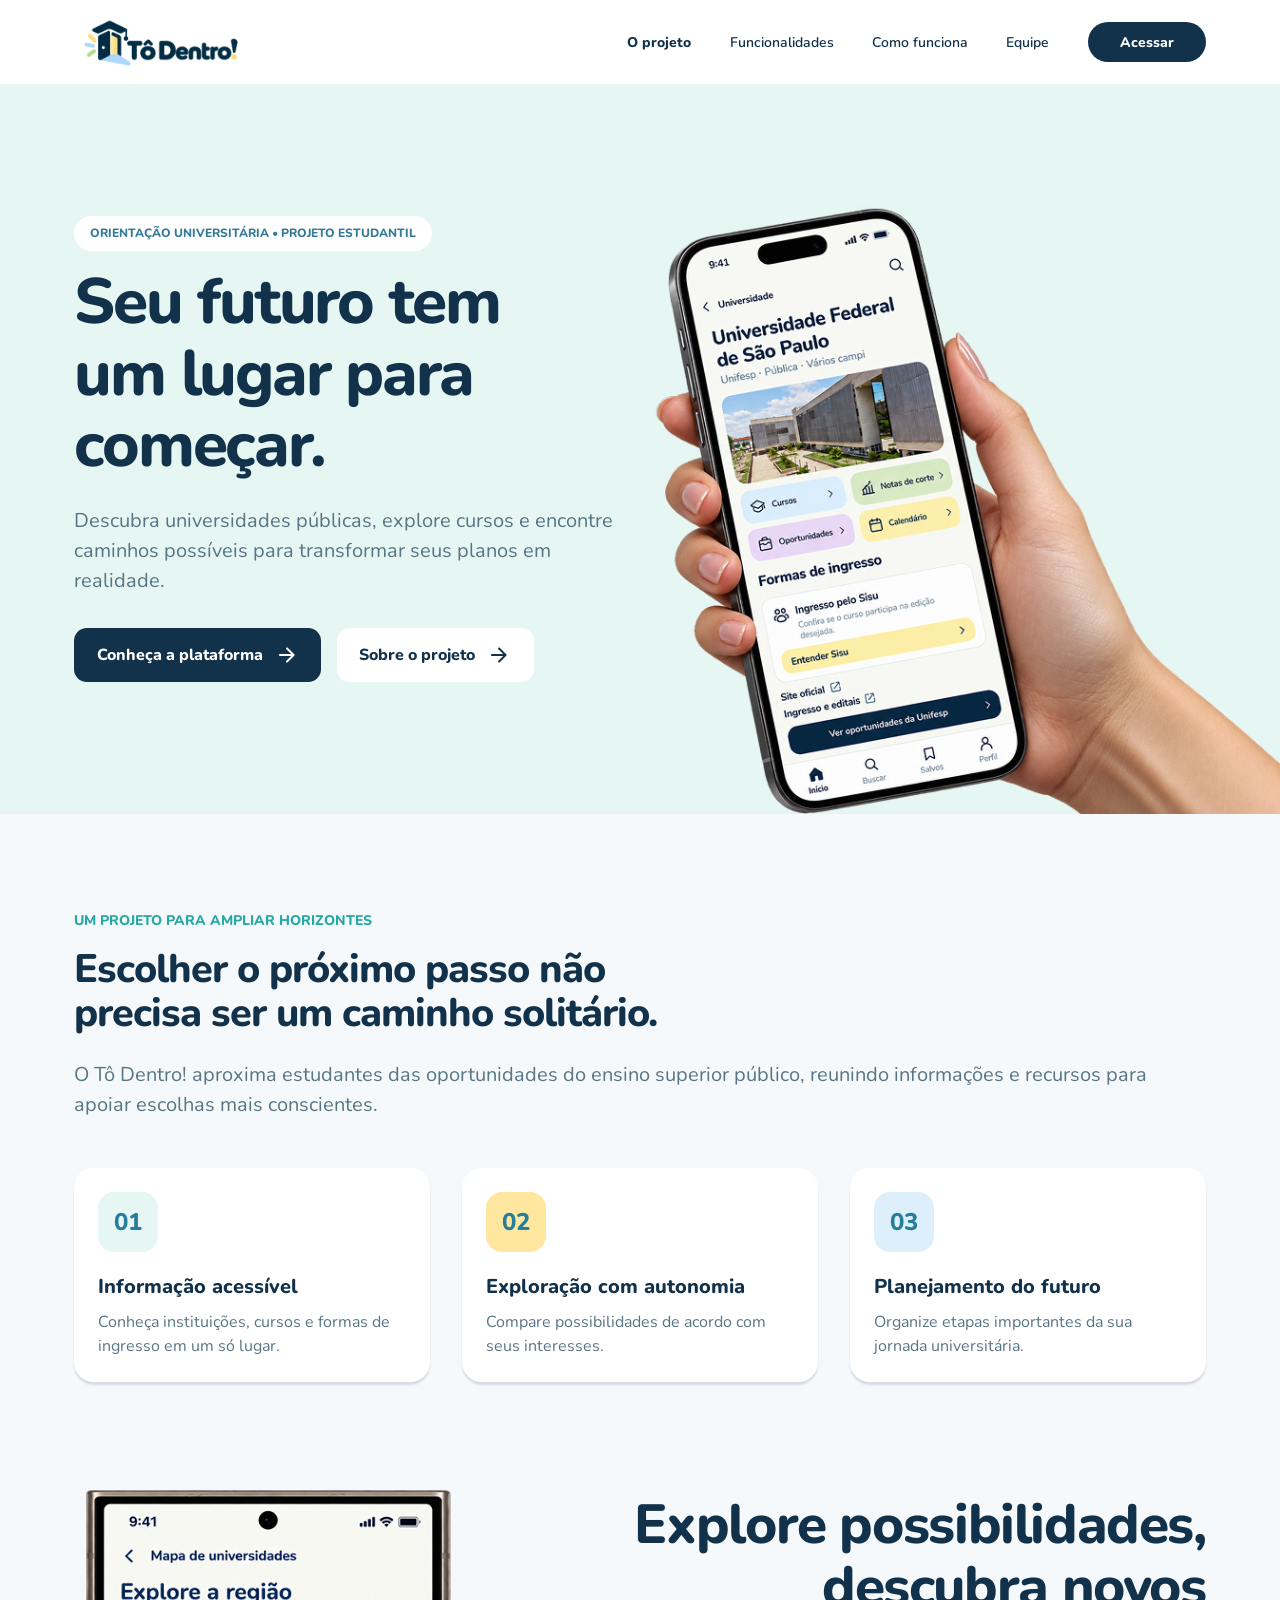
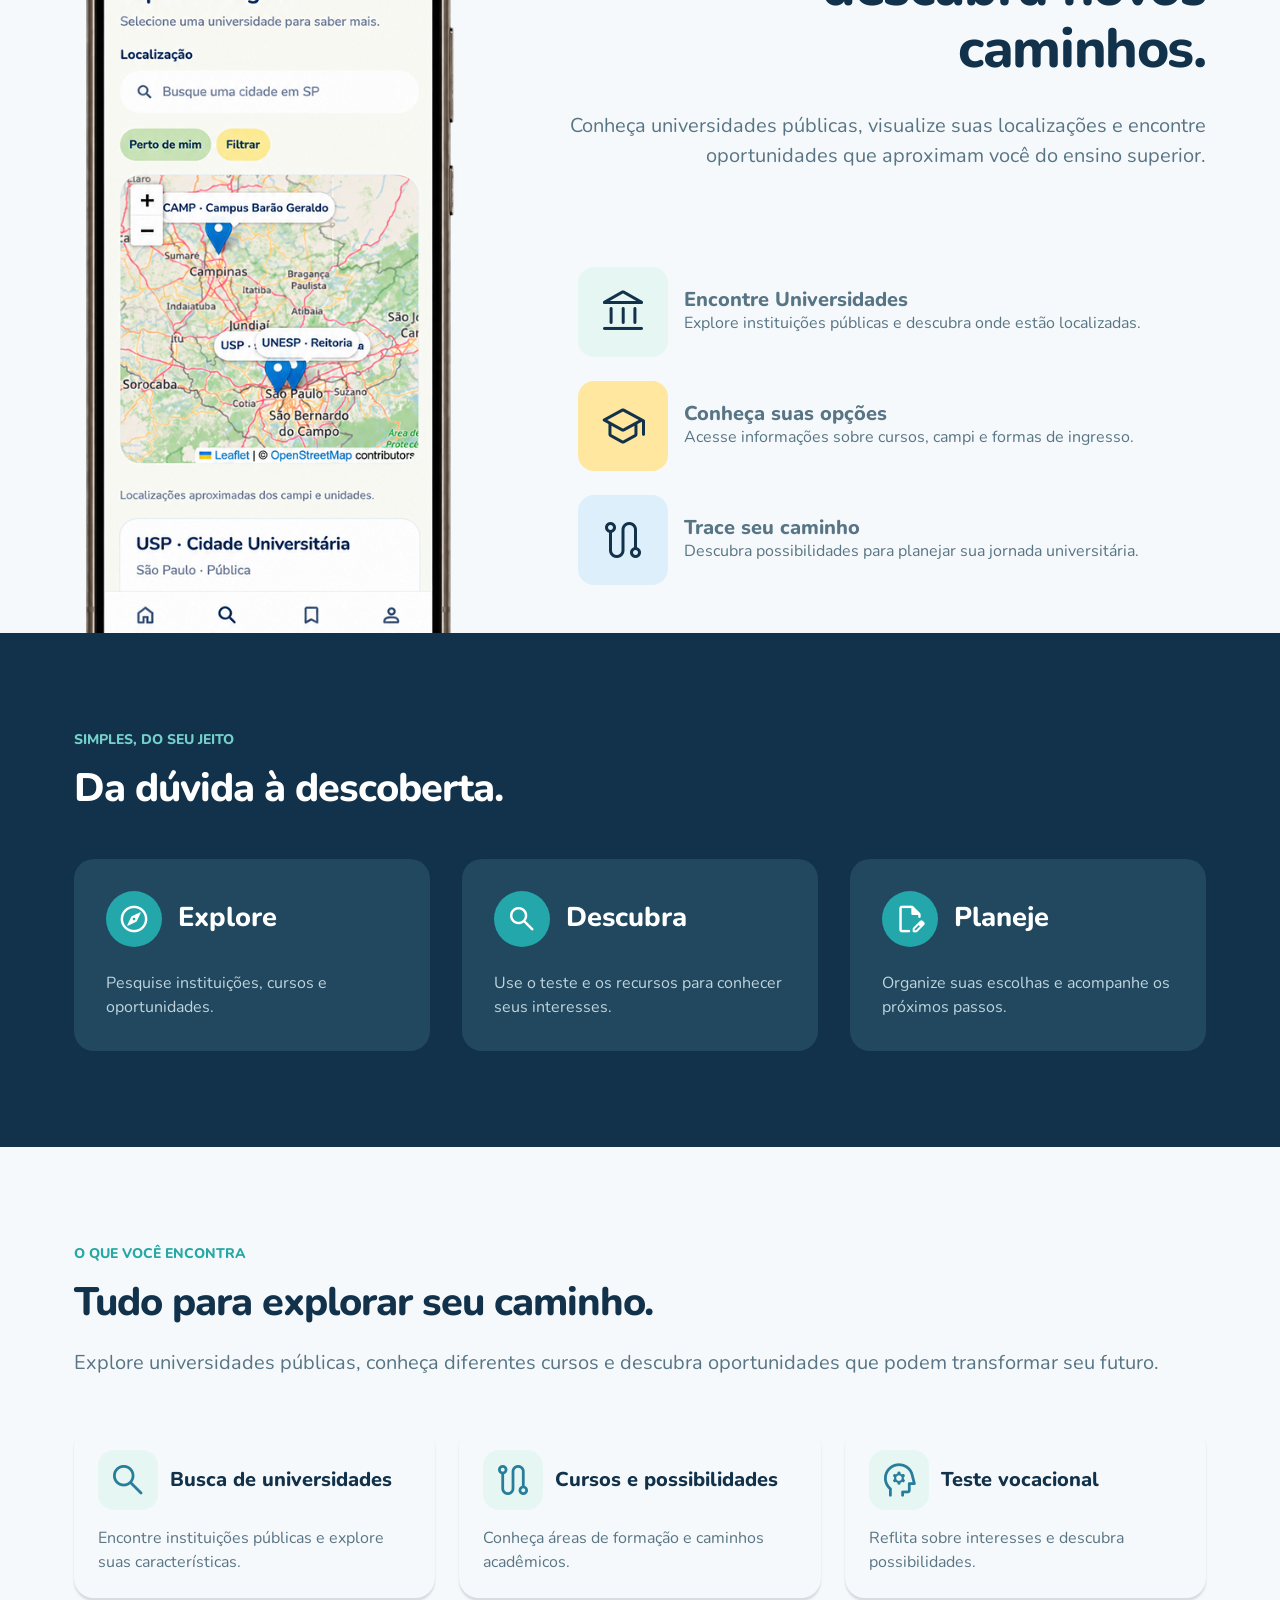
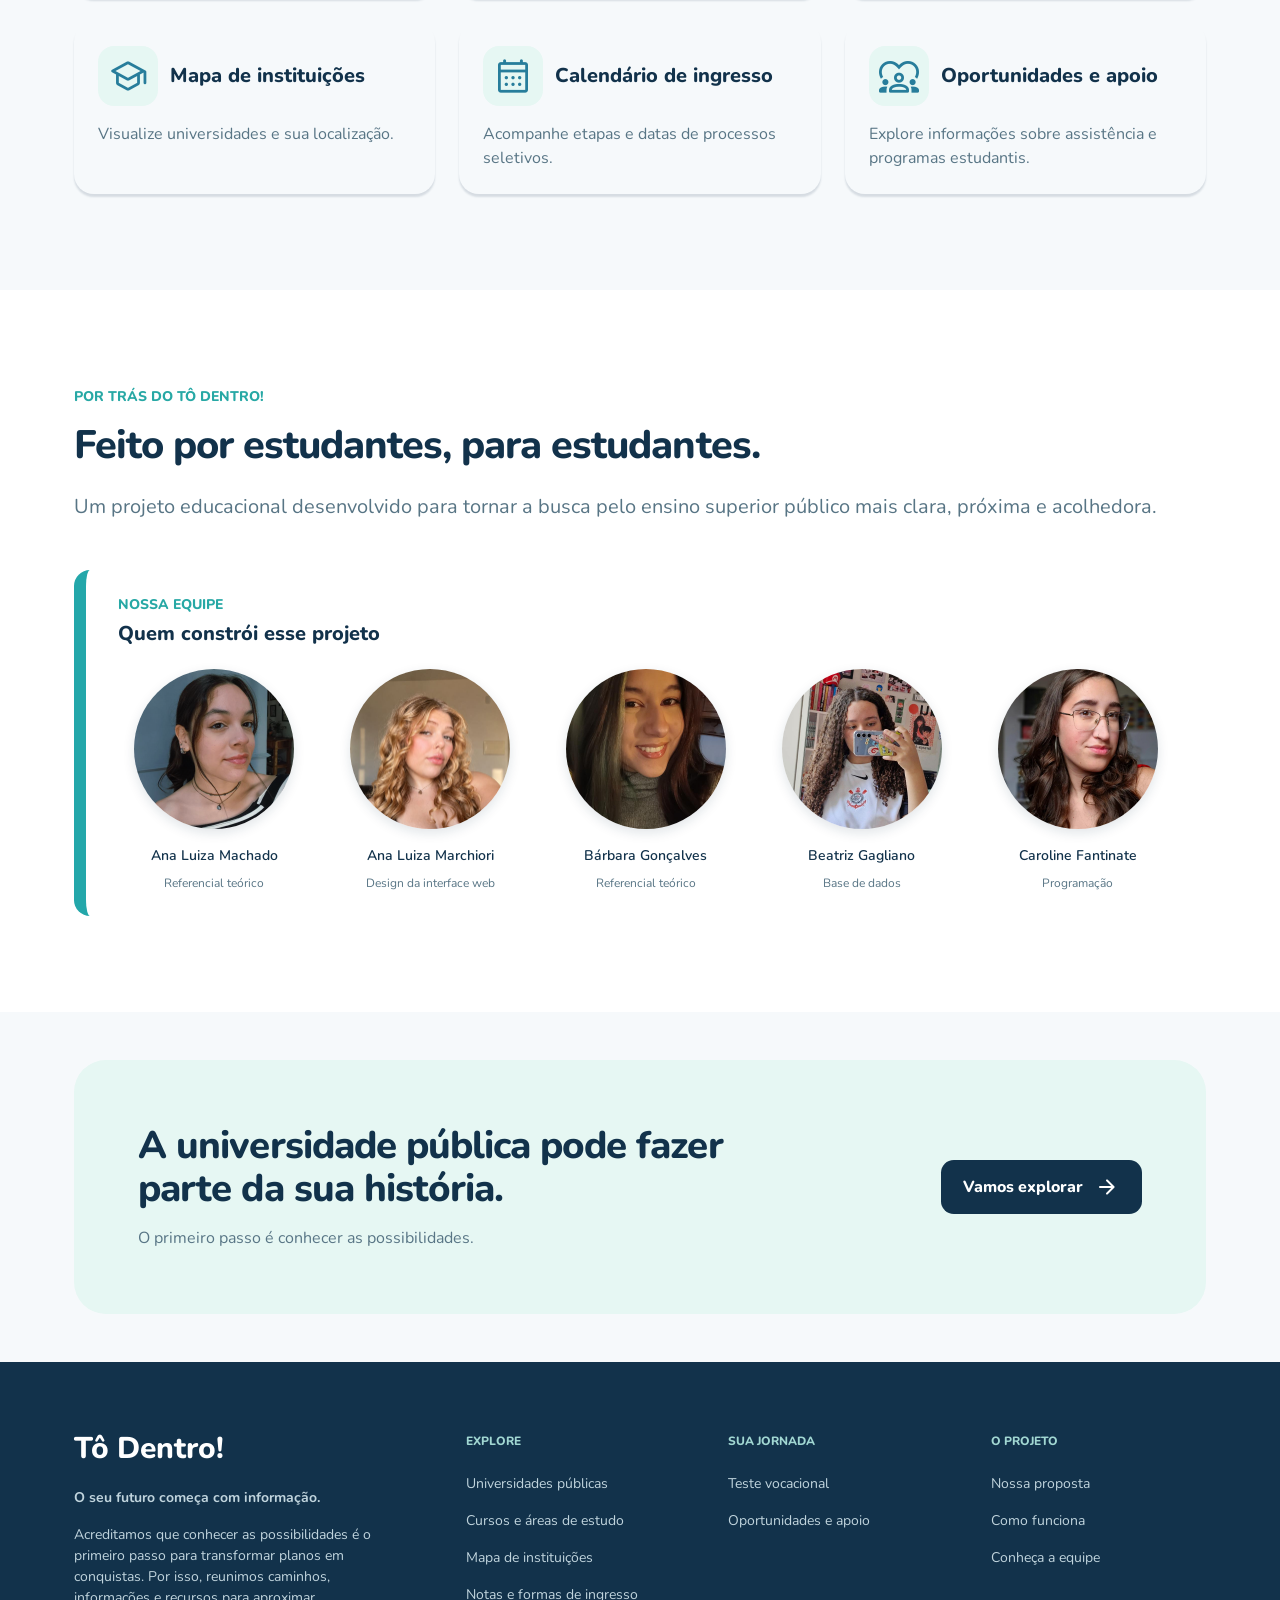
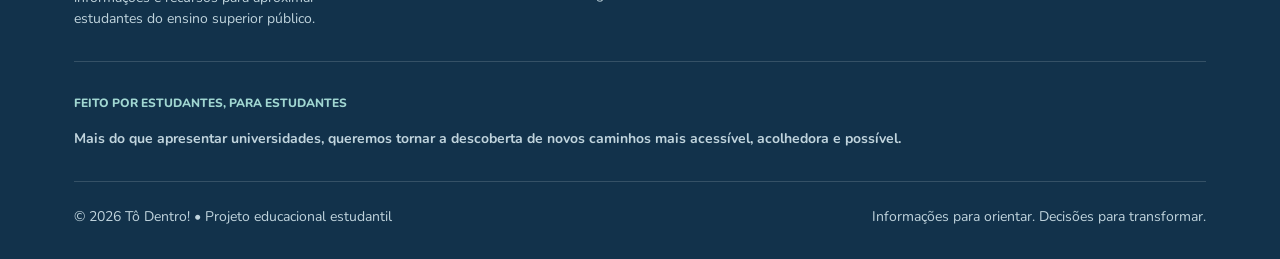
<file: index.html>
<!DOCTYPE html>
<html lang="pt-BR">

<head>
    <meta charset="UTF-8">
    <meta name="viewport" content="width=device-width, initial-scale=1.0">
    <meta name="description"
        content="Conheça o Tô Dentro!: um projeto feito por estudantes para aproximar você das universidades públicas e dos caminhos para o ensino superior.">
    <meta name="theme-color" content="#12324b">
    <title>Tô Dentro! | Seu futuro tem um lugar para começar</title>
    <link rel="stylesheet" href="css/main.css">
    <link rel="icon" type="image/png" href="assets/images/brand/icon.png?v=2">
    <link rel="icon" type="image/png" href="assets/images/brand/icon-dark-mode.png?v=2" media="(prefers-color-scheme: dark)">
</head>

<body>
    <a class="skip-link" href="#conteudo">Pular para o conteúdo</a>
    <site-header></site-header>

    <main id="conteudo">
        <section class="hero" aria-labelledby="hero-title">
            <div class="container hero-layout">
                <div class="hero-copy">
                    <span class="eyebrow hero-tag">Orientação universitária • Projeto estudantil</span>
                    <h1 id="hero-title">Seu futuro tem<br> um lugar para<br> começar.</h1>
                    <p>Descubra universidades públicas, explore cursos e encontre caminhos possíveis para transformar
                        seus planos em realidade.</p>
                    <div class="button-group">
                        <a class="button" data-platform-link>Conheça a plataforma
                            <span class="material-symbols-rounded" aria-hidden="true">arrow_forward</span>
                        </a>
                        <a class="button button-light" href="#projeto">Sobre o projeto
                            <span class="material-symbols-rounded" aria-hidden="true">arrow_forward</span>
                        </a>
                    </div>
                </div>
                <figure class="hero-media">
                    <img src="assets/images/mockups/hero-universidade.png"
                        alt="Tela de uma universidade no Tô Dentro!, apresentada em um celular" fetchpriority="high">
                </figure>
            </div>
        </section>

        <section class="section project" id="projeto" aria-labelledby="project-title">
            <div class="container">
                <span class="eyebrow">Um projeto para ampliar horizontes</span>
                <h2 id="project-title">Escolher o próximo passo não<br> precisa ser um caminho solitário.</h2>
                <p class="section-intro">O Tô Dentro! aproxima estudantes das oportunidades do ensino superior público,
                    reunindo informações e recursos para apoiar escolhas mais conscientes.</p>
                <div class="card-grid" id="benefit-list"></div>
            </div>
        </section>

        <section class="discovery" aria-labelledby="discovery-title">
            <div class="container discovery-layout">
                <figure class="map-media">
                    <img src="assets/images/mockups/mapa-universidades.png"
                        alt="Tela do mapa de universidades do Tô Dentro! em um celular" loading="lazy">
                </figure>
                <div class="discovery-copy">
                    <h2 id="discovery-title">Explore possibilidades,<br> descubra novos<br> caminhos.</h2>
                    <p>Conheça universidades públicas, visualize suas localizações e encontre oportunidades que
                        aproximam você do ensino superior.</p>
                    <div class="discovery-list" id="discovery-list"></div>
                </div>
            </div>
        </section>

        <section class="section journey" id="como-funciona" aria-labelledby="journey-title">
            <div class="container"><span class="eyebrow">Simples, do seu jeito</span>
                <h2 id="journey-title">Da dúvida à descoberta.</h2>
                <div class="card-grid" id="journey-list"></div>
            </div>
        </section>

        <section class="section features" id="funcionalidades" aria-labelledby="features-title">
            <div class="container"><span class="eyebrow">O que você encontra</span>
                <h2 id="features-title">Tudo para explorar seu caminho.</h2>
                <p class="section-intro">Explore universidades públicas, conheça diferentes cursos e descubra
                    oportunidades que podem transformar seu futuro.</p>
                <div class="card-grid feature-grid" id="feature-list"></div>
            </div>
        </section>

        <section class="section team" id="equipe" aria-labelledby="team-title">
            <div class="container"><span class="eyebrow">Por trás do Tô Dentro!</span>
                <h2 id="team-title">Feito por estudantes, para estudantes.</h2>
                <p class="section-intro">Um projeto educacional desenvolvido para tornar a busca pelo ensino superior
                    público mais clara, próxima e acolhedora.</p>
                <div class="team-panel"><span class="eyebrow">Nossa equipe</span>
                    <h3>Quem constrói esse projeto</h3>
                    <div class="team-grid" id="team-list"></div>
                </div>
            </div>
        </section>
        <section class="cta-section">
            <div class="container">
                <div class="cta">
                    <div>
                        <h2>A universidade pública pode fazer<br> parte da sua história.</h2>
                        <p>O primeiro passo é conhecer as possibilidades.</p>
                    </div>
                    <a class="button" data-platform-link>Vamos explorar
                        <span class="material-symbols-rounded" aria-hidden="true">arrow_forward</span>
                    </a>
                </div>
            </div>
        </section>
    </main>
    <site-footer></site-footer>

    <script src="js/config.js" defer></script>
    <script src="js/components/site-header.js" defer></script>
    <script src="js/components/site-footer.js" defer></script>
    <script src="js/site.js" defer></script>
    <script src="js/home.js" defer></script>
</body>

</html>
</file>
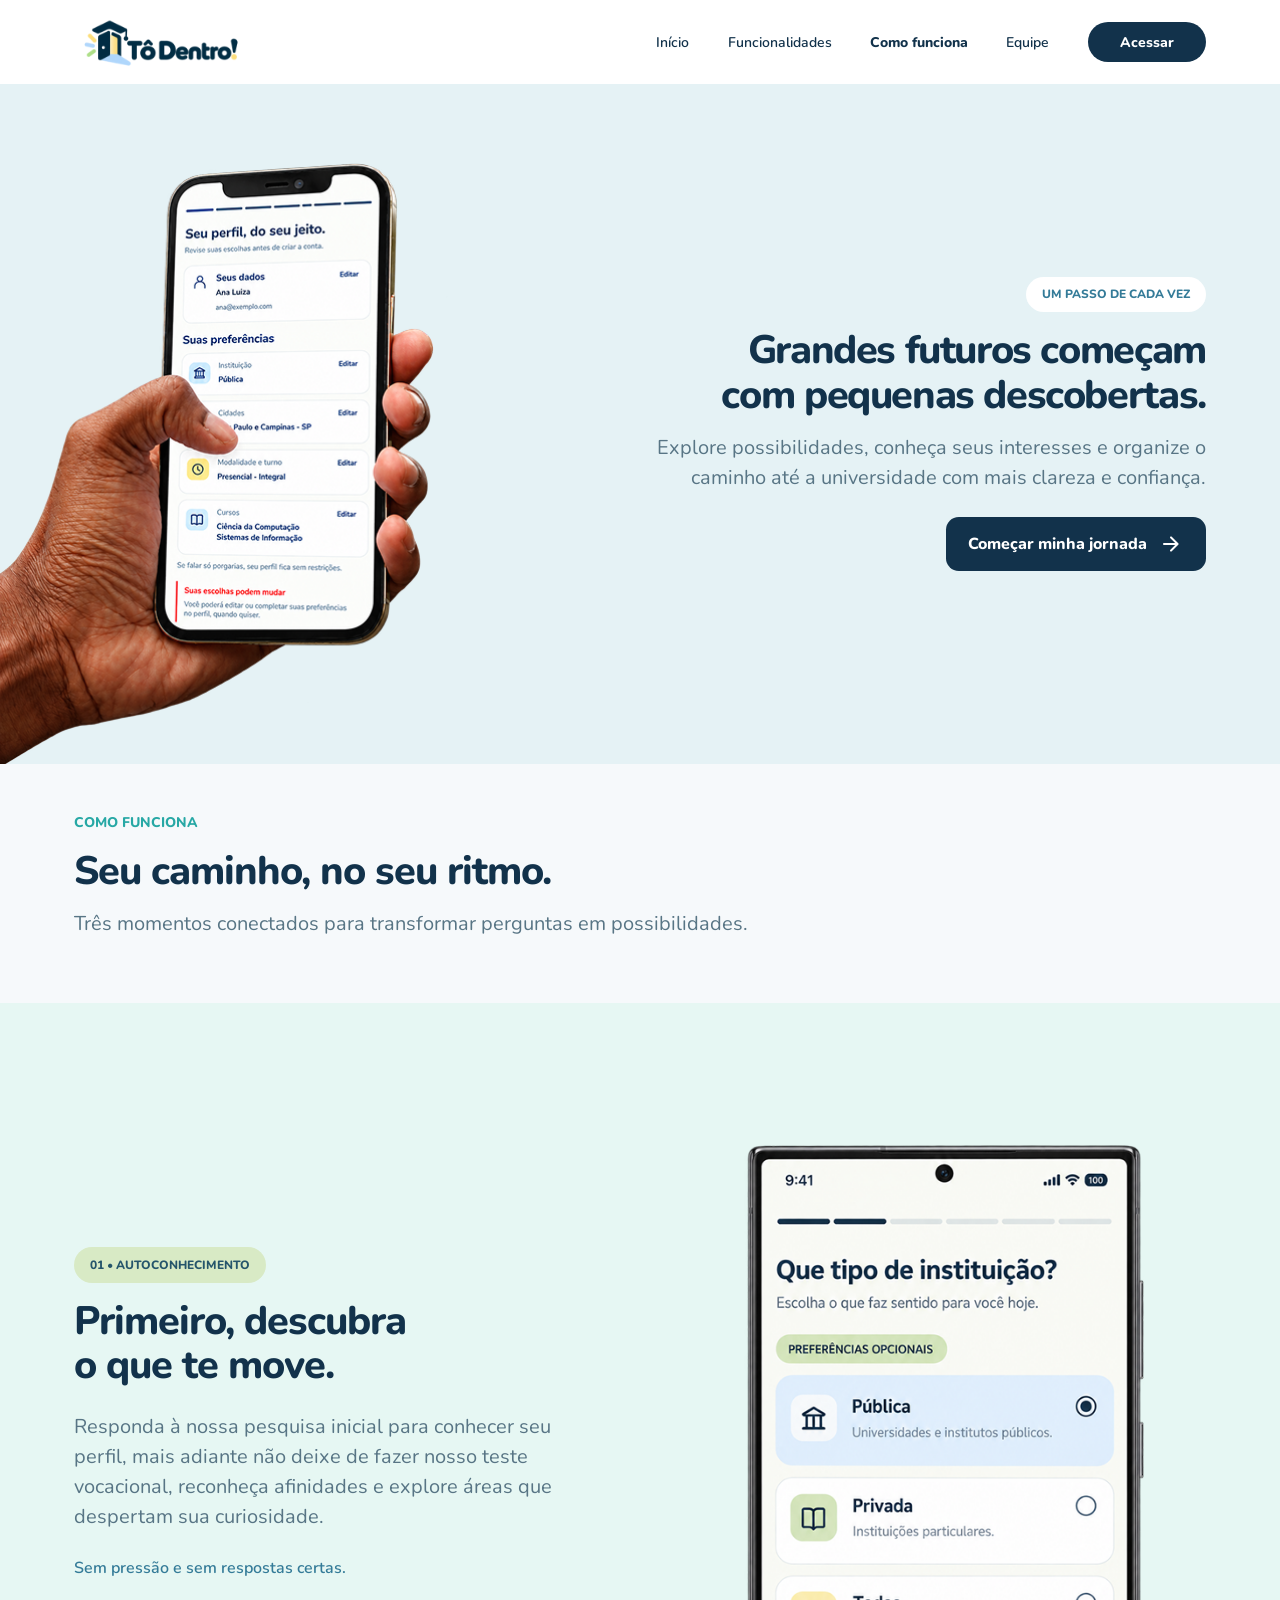
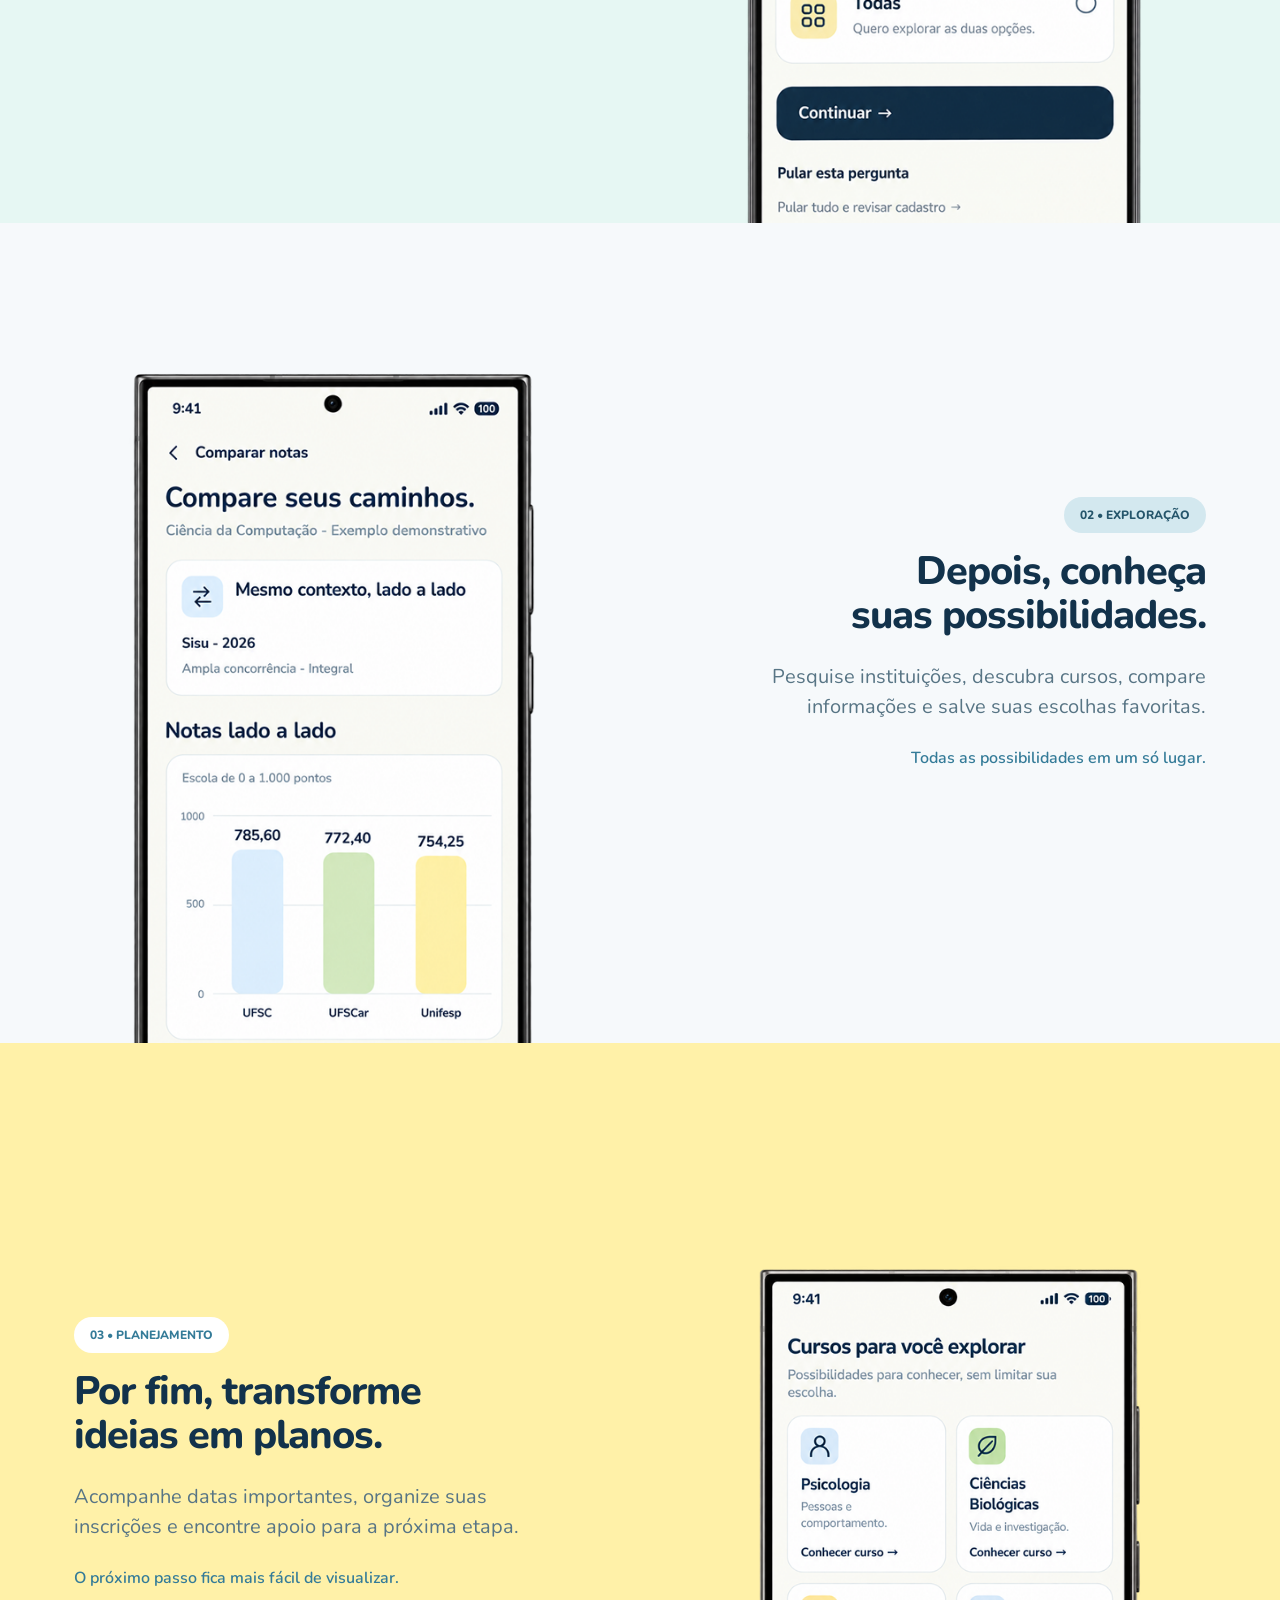
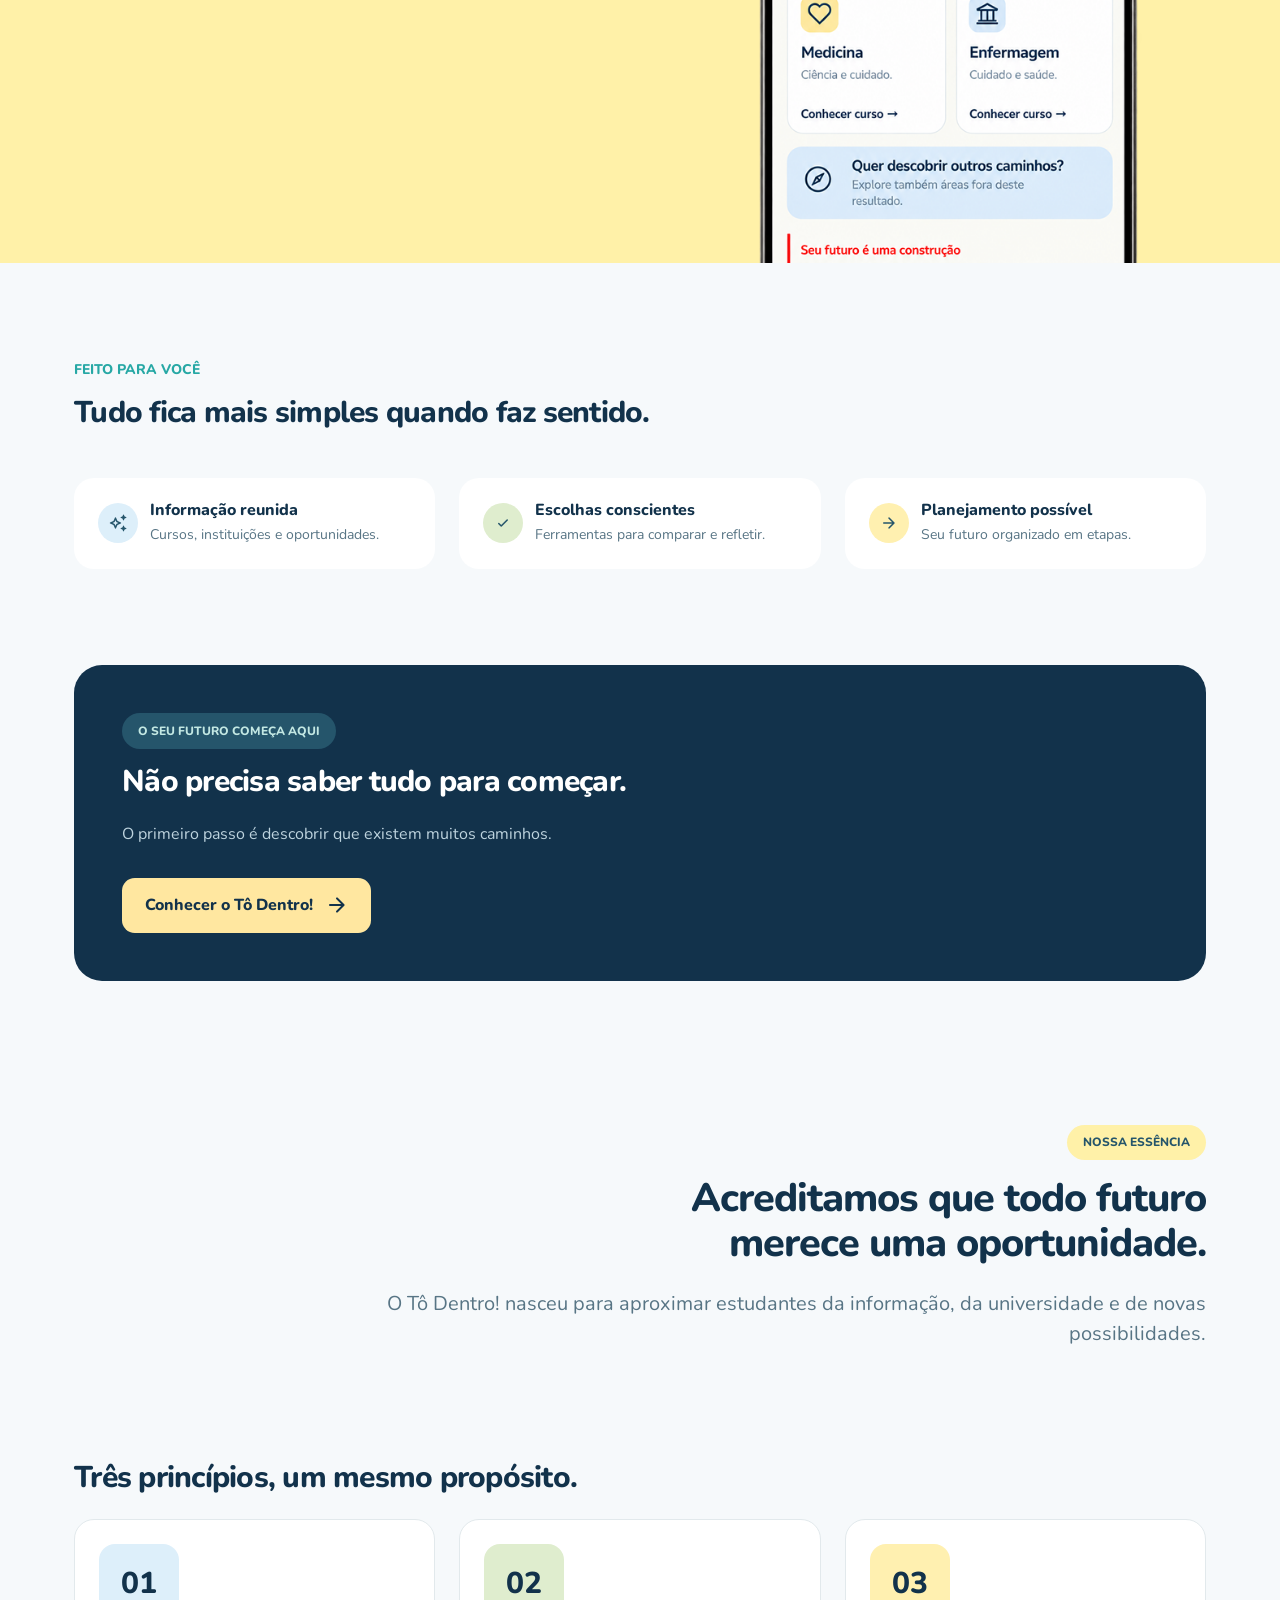
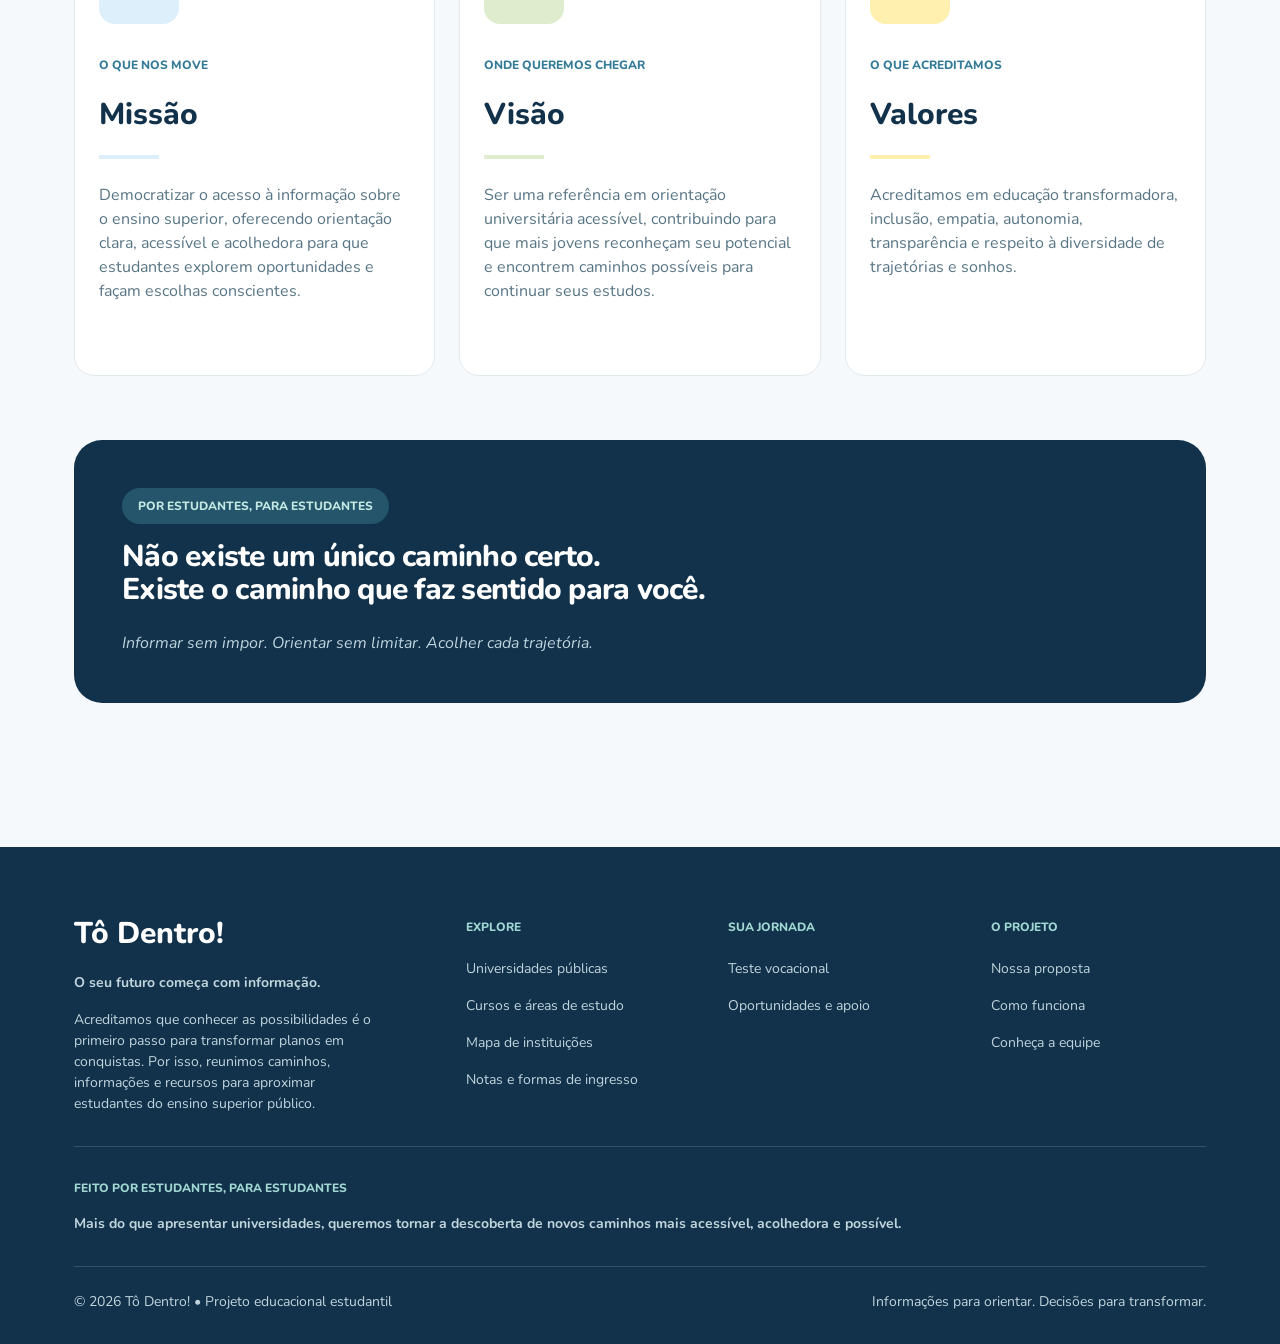
<file: como-funciona.html>
<!DOCTYPE html>
<html lang="pt-BR">

<head>
    <meta charset="UTF-8">
    <meta name="viewport" content="width=device-width, initial-scale=1.0">
    <meta name="description"
        content="Entenda como o Tô Dentro! ajuda você a descobrir seus interesses, explorar universidades e planejar os próximos passos da sua jornada.">
    <meta name="theme-color" content="#12324b">
    <title>Como funciona | Tô Dentro!</title>
    <link rel="stylesheet" href="css/main.css">

    <link rel="icon" type="image/png" href="assets/images/brand/icon.png?v=2">
    <link rel="icon" type="image/png" href="assets/images/brand/icon-dark-mode.png?v=2" media="(prefers-color-scheme: dark)">
</head>

<body class="how-page">
    <a class="skip-link" href="#conteudo">Pular para o conteúdo</a>
    <site-header active="como-funciona"></site-header>

    <main id="conteudo">
        <section class="how-hero" aria-labelledby="how-title">
            <div class="container how-hero-layout">
                <div class="how-hero-art">
                    <img data-mockup src="assets/images/mockups/como-funciona-hero.png"
                        alt="Mão segurando um celular com a tela inicial do Tô Dentro!" fetchpriority="high">
                </div>
                <div class="how-hero-copy">
                    <span class="eyebrow pill-label">Um passo de cada vez</span>
                    <h1 id="how-title">Grandes futuros começam<br> com pequenas descobertas.</h1>
                    <p>Explore possibilidades, conheça seus interesses e organize o caminho até a universidade com mais
                        clareza e confiança.</p>
                    <a class="button" data-platform-link>Começar minha jornada
                        <span class="material-symbols-rounded" aria-hidden="true">arrow_forward</span>
                    </a>
                </div>
            </div>
        </section>

        <section class="how-intro">
            <div class="container">
                <span class="eyebrow">Como funciona</span>
                <h2>Seu caminho, no seu ritmo.</h2>
                <p>Três momentos conectados para transformar perguntas em possibilidades.</p>
            </div>
        </section>

        <section class="how-step step-discover" aria-labelledby="discover-title">
            <div class="container how-step-layout">
                <div class="how-step-copy">
                    <span class="eyebrow pill-label pill-green">01 • Autoconhecimento</span>
                    <h2 id="discover-title">Primeiro, descubra<br> o que te move.</h2>
                    <p>Responda à nossa pesquisa inicial para conhecer seu perfil, mais adiante não deixe de fazer nosso
                        teste vocacional, reconheça afinidades e explore áreas que despertam sua curiosidade.</p>
                    <p class="how-step-note">Sem pressão e sem respostas certas.</p>
                </div>
                <div class="how-step-art">
                    <img data-mockup src="assets/images/mockups/como-funciona-autoconhecimento.png"
                        alt="Tela da pesquisa inicial com opções de preferências de instituições" loading="lazy">
                </div>
            </div>
        </section>

        <section class="how-step step-explore" aria-labelledby="explore-title">
            <div class="container how-step-layout">
                <div class="how-step-copy">
                    <span class="eyebrow pill-label pill-blue">02 • Exploração</span>
                    <h2 id="explore-title">Depois, conheça<br> suas possibilidades.</h2>
                    <p>Pesquise instituições, descubra cursos, compare informações e salve suas escolhas favoritas.</p>
                    <p class="how-step-note">Todas as possibilidades em um só lugar.</p>
                </div>
                <div class="how-step-art">
                    <img data-mockup src="assets/images/mockups/como-funciona-exploracao.png"
                        alt="Tela de comparação de notas entre universidades no Tô Dentro!" loading="lazy">
                </div>
            </div>
        </section>

        <section class="how-step step-plan" aria-labelledby="plan-title">
            <div class="container how-step-layout">
                <div class="how-step-copy">
                    <span class="eyebrow pill-label">03 • Planejamento</span>
                    <h2 id="plan-title">Por fim, transforme<br> ideias em planos.</h2>
                    <p>Acompanhe datas importantes, organize suas inscrições e encontre apoio para a próxima etapa.</p>
                    <p class="how-step-note">O próximo passo fica mais fácil de visualizar.</p>
                </div>
                <div class="how-step-art">
                    <img data-mockup src="assets/images/mockups/como-funciona-planejamento.png"
                        alt="Tela de cursos e possibilidades para explorar no Tô Dentro!" loading="lazy">
                </div>
            </div>
        </section>

        <section class="section how-benefits">
            <div class="container">
                <span class="eyebrow">Feito para você</span>
                <h2>Tudo fica mais simples quando faz sentido.</h2>
                <div class="how-benefit-grid" id="how-benefit-list"></div>
                <div class="dark-panel how-start">
                    <span class="eyebrow pill-label pill-dark">O seu futuro começa aqui</span>
                    <h2>Não precisa saber tudo para começar.</h2>
                    <p>O primeiro passo é descobrir que existem muitos caminhos.</p>
                    <a class="button button-yellow" data-platform-link>Conhecer o Tô Dentro!
                        <span class="material-symbols-rounded" aria-hidden="true">arrow_forward</span>
                    </a>
                </div>
            </div>
        </section>

        <section class="how-essence">
            <div class="container">
                <span class="eyebrow pill-label pill-yellow">Nossa essência</span>
                <h2>Acreditamos que todo futuro<br> merece uma oportunidade.</h2>
                <p>O Tô Dentro! nasceu para aproximar estudantes da informação, da universidade e de novas possibilidades.</p>
            </div>
        </section>

        <section class="section how-principles">
            <div class="container">
                <h2>Três princípios, um mesmo propósito.</h2>
                <div class="principle-grid" id="principle-list"></div>
                <div class="dark-panel how-closing">
                    <span class="eyebrow pill-label pill-dark">Por estudantes, para estudantes</span>
                    <h2>Não existe um único caminho certo.<br> Existe o caminho que faz sentido para você.</h2>
                    <p>Informar sem impor. Orientar sem limitar. Acolher cada trajetória.</p>
                </div>
            </div>
        </section>
    </main>
    <site-footer></site-footer>

    <script src="js/config.js" defer></script>
    <script src="js/components/site-header.js" defer></script>
    <script src="js/components/site-footer.js" defer></script>
    <script src="js/como-funciona.js" defer></script>
    <script src="js/site.js" defer></script>
</body>

</html>
</file>
<file: css/main.css>
@import url('./base/fonts.css');
@import url('./base/reset.css');
@import url('./base/tokens.css');
@import url('./base/global.css');
@import url('./components/layout.css');
@import url('./pages/home.css');
@import url('./pages/funcionalidades.css');
@import url('./pages/como-funciona.css');
@import url('./responsive.css');
</file>
